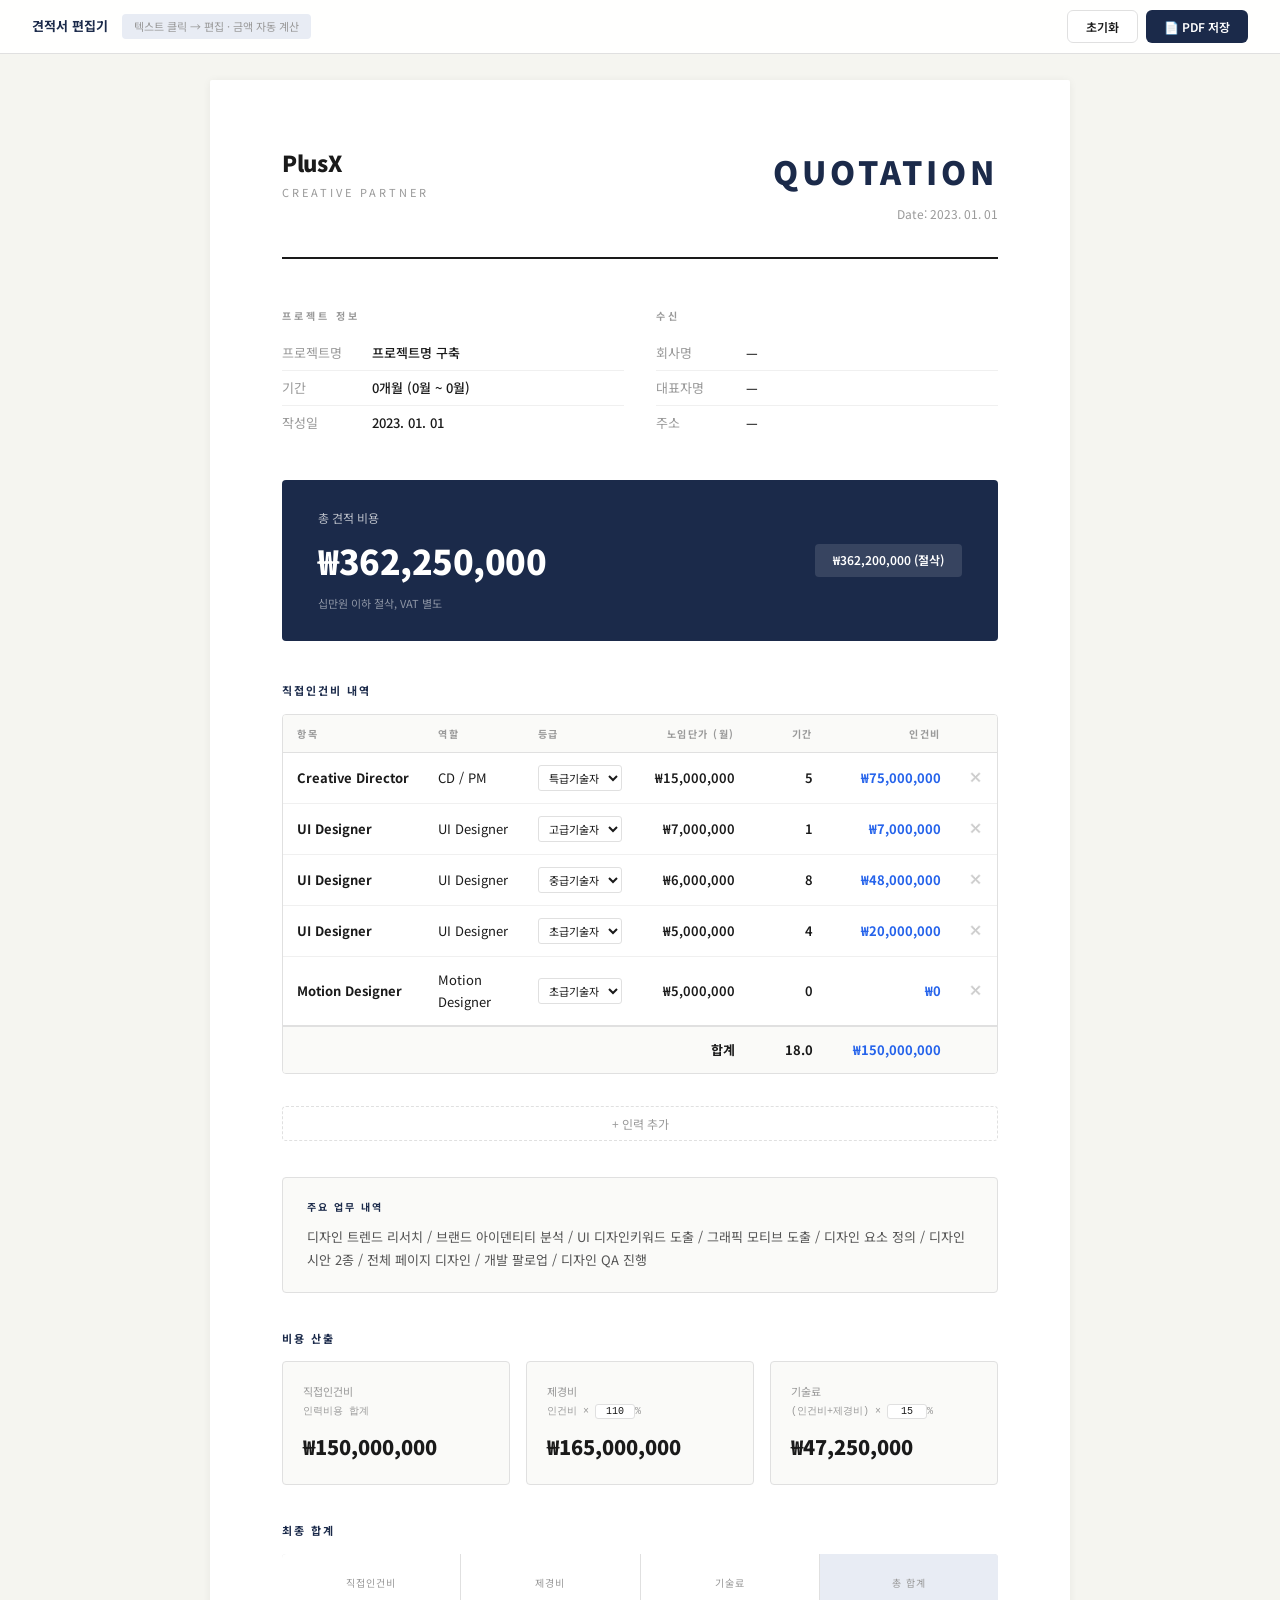
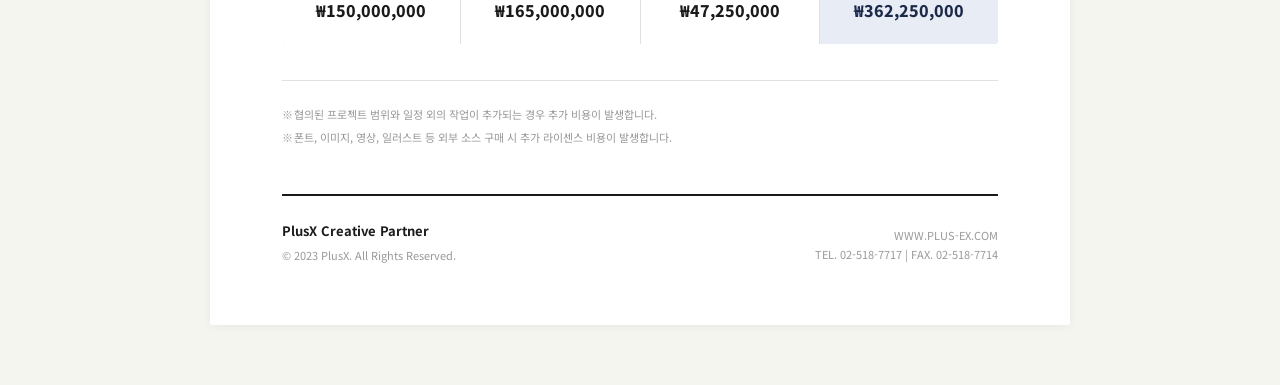
<file: quotation.html>
<!DOCTYPE html>
<html lang="ko">

<head>
    <meta charset="UTF-8">
    <meta name="viewport" content="width=device-width, initial-scale=1.0">
    <title>QUOTATION</title>
    <link rel="preconnect" href="https://fonts.googleapis.com">
    <link href="https://fonts.googleapis.com/css2?family=Noto+Sans+KR:wght@300;400;500;600;700;900&display=swap"
        rel="stylesheet">
    <style>
        * {
            margin: 0;
            padding: 0;
            box-sizing: border-box;
        }

        :root {
            --bg: #F5F5F0;
            --white: #FFFFFF;
            --text: #1A1A1A;
            --sub: #555555;
            --dim: #999999;
            --border: #E0E0E0;
            --accent: #1B2A4A;
            --accent-light: #E8ECF4;
            --blue: #2563EB;
        }

        body {
            background: var(--bg);
            color: var(--text);
            font-family: 'Noto Sans KR', -apple-system, sans-serif;
            line-height: 1.7;
            -webkit-font-smoothing: antialiased;
        }

        /* ===== TOOLBAR ===== */
        .toolbar {
            position: fixed;
            top: 0;
            left: 0;
            right: 0;
            z-index: 100;
            background: rgba(255, 255, 255, 0.92);
            backdrop-filter: blur(20px);
            border-bottom: 1px solid var(--border);
            display: flex;
            justify-content: space-between;
            align-items: center;
            padding: 10px 32px;
            font-size: 13px;
        }

        .toolbar-left {
            display: flex;
            align-items: center;
            gap: 14px;
        }

        .toolbar-title {
            font-weight: 700;
            color: var(--accent);
        }

        .toolbar-hint {
            font-size: 11px;
            color: var(--dim);
            background: var(--accent-light);
            padding: 3px 12px;
            border-radius: 4px;
        }

        .toolbar-actions {
            display: flex;
            gap: 8px;
        }

        .btn {
            padding: 7px 18px;
            border: none;
            border-radius: 6px;
            font-size: 12px;
            font-weight: 600;
            cursor: pointer;
            font-family: inherit;
            transition: all 0.15s;
        }

        .btn-primary {
            background: var(--accent);
            color: #fff;
        }

        .btn-primary:hover {
            background: #0F1D38;
        }

        .btn-outline {
            background: #fff;
            color: var(--text);
            border: 1px solid var(--border);
        }

        .btn-outline:hover {
            background: #f5f5f5;
        }

        /* ===== PAGE ===== */
        .page {
            max-width: 860px;
            margin: 80px auto 60px;
            background: var(--white);
            box-shadow: 0 1px 8px rgba(0, 0, 0, 0.06);
            padding: 64px 72px 60px;
            border-radius: 2px;
        }

        /* ===== EDITABLE ===== */
        [contenteditable] {
            outline: none;
            transition: background 0.15s;
            border-radius: 2px;
        }

        [contenteditable]:hover {
            background: rgba(37, 99, 235, 0.04);
        }

        [contenteditable]:focus {
            background: rgba(37, 99, 235, 0.06);
        }

        /* ===== HEADER ===== */
        .q-header {
            display: flex;
            justify-content: space-between;
            align-items: flex-start;
            margin-bottom: 48px;
            padding-bottom: 32px;
            border-bottom: 2px solid var(--text);
        }

        .q-company h1 {
            font-size: 22px;
            font-weight: 900;
            letter-spacing: -0.3px;
        }

        .q-company .tagline {
            font-size: 11px;
            color: var(--dim);
            letter-spacing: 3px;
            margin-top: 2px;
        }

        .q-title {
            text-align: right;
        }

        .q-title h2 {
            font-size: 32px;
            font-weight: 900;
            letter-spacing: 4px;
            color: var(--accent);
        }

        .q-title .q-date {
            font-size: 12px;
            color: var(--dim);
            margin-top: 6px;
        }

        /* ===== INFO GRID ===== */
        .info-grid {
            display: grid;
            grid-template-columns: 1fr 1fr;
            gap: 32px;
            margin-bottom: 40px;
        }

        .info-block {}

        .info-block-title {
            font-size: 10px;
            font-weight: 700;
            letter-spacing: 3px;
            color: var(--dim);
            margin-bottom: 12px;
            text-transform: uppercase;
        }

        .info-row {
            display: flex;
            padding: 6px 0;
            font-size: 13px;
            border-bottom: 1px solid #f0f0f0;
        }

        .info-row:last-child {
            border-bottom: none;
        }

        .info-k {
            width: 90px;
            color: var(--dim);
            flex-shrink: 0;
        }

        .info-v {
            font-weight: 500;
        }

        /* ===== TOTAL BOX ===== */
        .total-box {
            background: var(--accent);
            color: #fff;
            padding: 28px 36px;
            border-radius: 4px;
            margin-bottom: 40px;
            display: flex;
            justify-content: space-between;
            align-items: center;
        }

        .total-box .t-label {
            font-size: 12px;
            opacity: 0.7;
            margin-bottom: 4px;
        }

        .total-box .t-amount {
            font-size: 34px;
            font-weight: 900;
            letter-spacing: -0.5px;
        }

        .total-box .t-note {
            font-size: 11px;
            opacity: 0.5;
            margin-top: 4px;
        }

        .total-box .t-badge {
            background: rgba(255, 255, 255, 0.12);
            padding: 6px 18px;
            border-radius: 4px;
            font-size: 12px;
            font-weight: 600;
        }

        /* ===== SECTION ===== */
        .sec-label {
            font-size: 11px;
            font-weight: 700;
            letter-spacing: 2px;
            color: var(--accent);
            margin-bottom: 14px;
        }

        /* ===== TABLE ===== */
        .tbl-wrap {
            margin-bottom: 32px;
            border: 1px solid var(--border);
            border-radius: 4px;
            overflow: hidden;
        }

        table {
            width: 100%;
            border-collapse: collapse;
        }

        thead th {
            background: #FAFAF8;
            padding: 10px 14px;
            font-size: 10px;
            font-weight: 700;
            letter-spacing: 1.5px;
            color: var(--dim);
            text-transform: uppercase;
            text-align: left;
            border-bottom: 1px solid var(--border);
        }

        thead th.r {
            text-align: right;
        }

        tbody td {
            padding: 12px 14px;
            font-size: 13px;
            border-bottom: 1px solid #f0f0f0;
            vertical-align: middle;
        }

        tbody tr:last-child td {
            border-bottom: none;
        }

        tbody tr:hover {
            background: #FAFAF8;
        }

        td.r {
            text-align: right;
            font-variant-numeric: tabular-nums;
        }

        td.bold {
            font-weight: 700;
        }

        td.calc {
            color: var(--blue);
            font-weight: 700;
        }

        .grade-badge {
            display: inline-block;
            padding: 2px 8px;
            border-radius: 3px;
            font-size: 10px;
            font-weight: 600;
            letter-spacing: 0.5px;
        }

        .g-top {
            background: #FEF3C7;
            color: #92400E;
        }

        .g-high {
            background: #DBEAFE;
            color: #1E40AF;
        }

        .g-mid {
            background: #D1FAE5;
            color: #065F46;
        }

        .g-low {
            background: #F3F4F6;
            color: #374151;
        }

        select.sel {
            background: #fff;
            border: 1px solid var(--border);
            color: var(--text);
            padding: 3px 6px;
            border-radius: 3px;
            font-size: 11px;
            font-family: inherit;
            cursor: pointer;
            outline: none;
        }

        select.sel:focus {
            border-color: var(--blue);
        }

        .num-input {
            background: transparent;
            border: none;
            color: var(--text);
            font-size: 13px;
            font-weight: 600;
            text-align: right;
            width: 100%;
            outline: none;
            font-family: inherit;
            font-variant-numeric: tabular-nums;
        }

        .num-input:focus {
            color: var(--blue);
        }

        tfoot td {
            background: #FAFAF8;
            font-weight: 700;
            border-top: 2px solid var(--border);
            padding: 12px 14px;
            font-size: 13px;
        }

        .row-del {
            background: none;
            border: none;
            color: #ccc;
            cursor: pointer;
            font-size: 14px;
            transition: color 0.15s;
        }

        .row-del:hover {
            color: #EF4444;
        }

        .btn-add-row {
            width: 100%;
            padding: 8px;
            background: #fff;
            border: 1px dashed var(--border);
            border-radius: 4px;
            font-size: 12px;
            color: var(--dim);
            cursor: pointer;
            font-family: inherit;
            margin-bottom: 36px;
            transition: all 0.15s;
        }

        .btn-add-row:hover {
            border-color: var(--blue);
            color: var(--blue);
            background: rgba(37, 99, 235, 0.02);
        }

        /* ===== TASK ===== */
        .task-box {
            background: #FAFAF8;
            border: 1px solid var(--border);
            border-radius: 4px;
            padding: 20px 24px;
            margin-bottom: 36px;
        }

        .task-label {
            font-size: 10px;
            font-weight: 700;
            letter-spacing: 2px;
            color: var(--accent);
            margin-bottom: 10px;
        }

        .task-content {
            font-size: 13px;
            color: var(--sub);
            line-height: 1.8;
        }

        /* ===== COST CARDS ===== */
        .cost-row {
            display: grid;
            grid-template-columns: repeat(3, 1fr);
            gap: 16px;
            margin-bottom: 36px;
        }

        .cost-item {
            background: #FAFAF8;
            border: 1px solid var(--border);
            border-radius: 4px;
            padding: 20px;
        }

        .cost-item .c-label {
            font-size: 11px;
            color: var(--dim);
            margin-bottom: 2px;
        }

        .cost-item .c-formula {
            font-size: 10px;
            color: var(--dim);
            margin-bottom: 10px;
            font-family: monospace;
        }

        .cost-item .c-val {
            font-size: 20px;
            font-weight: 900;
            color: var(--text);
        }

        .rate-input {
            background: #fff;
            border: 1px solid var(--border);
            color: var(--text);
            padding: 1px 6px;
            border-radius: 3px;
            font-size: 10px;
            font-family: monospace;
            width: 40px;
            text-align: center;
            outline: none;
        }

        .rate-input:focus {
            border-color: var(--blue);
        }

        /* ===== SUMMARY ===== */
        .summary-grid {
            display: grid;
            grid-template-columns: repeat(4, 1fr);
            gap: 1px;
            background: var(--border);
            border-radius: 4px;
            overflow: hidden;
            margin-bottom: 36px;
        }

        .sum-cell {
            background: #fff;
            padding: 20px;
            text-align: center;
        }

        .sum-cell .sc-label {
            font-size: 10px;
            color: var(--dim);
            letter-spacing: 1px;
            margin-bottom: 6px;
        }

        .sum-cell .sc-val {
            font-size: 16px;
            font-weight: 800;
        }

        .sum-cell.hl {
            background: var(--accent-light);
        }

        .sum-cell.hl .sc-val {
            color: var(--accent);
        }

        /* ===== NOTES ===== */
        .notes {
            margin-bottom: 48px;
            padding-top: 24px;
            border-top: 1px solid var(--border);
        }

        .note {
            font-size: 11px;
            color: var(--dim);
            margin-bottom: 4px;
            padding-left: 12px;
            position: relative;
        }

        .note::before {
            content: '※';
            position: absolute;
            left: 0;
        }

        /* ===== FOOTER ===== */
        .q-footer {
            display: flex;
            justify-content: space-between;
            align-items: flex-end;
            padding-top: 24px;
            border-top: 2px solid var(--text);
            font-size: 11px;
            color: var(--dim);
        }

        .q-footer .f-company {
            font-weight: 700;
            color: var(--text);
            font-size: 13px;
            margin-bottom: 4px;
        }

        .q-footer .f-contact {
            text-align: right;
            line-height: 1.8;
        }

        /* ===== PRINT / PDF ===== */
        @media print {
            * {
                -webkit-print-color-adjust: exact;
                print-color-adjust: exact;
            }

            body {
                background: #fff;
            }

            .toolbar,
            .btn-add-row,
            .row-del {
                display: none !important;
            }

            .page {
                box-shadow: none;
                margin: 0;
                padding: 40px 50px;
                max-width: 100%;
                border-radius: 0;
            }

            [contenteditable] {
                background: transparent !important;
            }

            .num-input,
            .rate-input,
            select.sel {
                border: none !important;
                background: transparent !important;
                -webkit-appearance: none;
            }

            @page {
                margin: 12mm;
                size: A4;
            }
        }
    </style>
</head>

<body>

    <!-- TOOLBAR (화면 전용, PDF에서 숨김) -->
    <div class="toolbar">
        <div class="toolbar-left">
            <div class="toolbar-title">견적서 편집기</div>
            <div class="toolbar-hint">텍스트 클릭 → 편집 · 금액 자동 계산</div>
        </div>
        <div class="toolbar-actions">
            <button class="btn btn-outline" onclick="resetAll()">초기화</button>
            <button class="btn btn-primary" onclick="window.print()">📄 PDF 저장</button>
        </div>
    </div>

    <div class="page">

        <!-- HEADER -->
        <div class="q-header">
            <div class="q-company">
                <h1 contenteditable>PlusX</h1>
                <div class="tagline" contenteditable>CREATIVE PARTNER</div>
            </div>
            <div class="q-title">
                <h2>QUOTATION</h2>
                <div class="q-date">Date: <span contenteditable>2023. 01. 01</span></div>
            </div>
        </div>

        <!-- INFO -->
        <div class="info-grid">
            <div class="info-block">
                <div class="info-block-title">프로젝트 정보</div>
                <div class="info-row"><span class="info-k">프로젝트명</span><span class="info-v" contenteditable>프로젝트명
                        구축</span></div>
                <div class="info-row"><span class="info-k">기간</span><span class="info-v" contenteditable>0개월 (0월 ~
                        0월)</span></div>
                <div class="info-row"><span class="info-k">작성일</span><span class="info-v" contenteditable>2023. 01.
                        01</span></div>
            </div>
            <div class="info-block">
                <div class="info-block-title">수신</div>
                <div class="info-row"><span class="info-k">회사명</span><span class="info-v" contenteditable>—</span></div>
                <div class="info-row"><span class="info-k">대표자명</span><span class="info-v" contenteditable>—</span>
                </div>
                <div class="info-row"><span class="info-k">주소</span><span class="info-v" contenteditable>—</span></div>
            </div>
        </div>

        <!-- TOTAL -->
        <div class="total-box">
            <div>
                <div class="t-label">총 견적 비용</div>
                <div class="t-amount" id="grandTotal">₩362,250,000</div>
                <div class="t-note">십만원 이하 절삭, VAT 별도</div>
            </div>
            <div class="t-badge" id="grandTrunc">₩362,000,000 (절삭)</div>
        </div>

        <!-- TABLE -->
        <div class="sec-label">직접인건비 내역</div>
        <div class="tbl-wrap">
            <table id="tbl">
                <thead>
                    <tr>
                        <th style="width:20%">항목</th>
                        <th style="width:14%">역할</th>
                        <th style="width:10%">등급</th>
                        <th class="r" style="width:16%">노임단가 (월)</th>
                        <th class="r" style="width:8%">기간</th>
                        <th class="r" style="width:18%">인건비</th>
                        <th style="width:4%"></th>
                    </tr>
                </thead>
                <tbody id="tbody"></tbody>
                <tfoot>
                    <tr>
                        <td colspan="4" class="r">합계</td>
                        <td class="r" id="sumM">18.0</td>
                        <td class="r calc" id="sumL">₩150,000,000</td>
                        <td></td>
                    </tr>
                </tfoot>
            </table>
        </div>
        <button class="btn-add-row" onclick="addRow()">+ 인력 추가</button>

        <!-- TASK -->
        <div class="task-box">
            <div class="task-label">주요 업무 내역</div>
            <div class="task-content" contenteditable>디자인 트렌드 리서치 / 브랜드 아이덴티티 분석 / UI 디자인키워드 도출 / 그래픽 모티브 도출 / 디자인 요소 정의
                / 디자인 시안 2종 / 전체 페이지 디자인 / 개발 팔로업 / 디자인 QA 진행</div>
        </div>

        <!-- COST -->
        <div class="sec-label">비용 산출</div>
        <div class="cost-row">
            <div class="cost-item">
                <div class="c-label">직접인건비</div>
                <div class="c-formula">인력비용 합계</div>
                <div class="c-val" id="cLabor">₩150,000,000</div>
            </div>
            <div class="cost-item">
                <div class="c-label">제경비</div>
                <div class="c-formula">인건비 × <input type="text" class="rate-input" id="rOH" value="110"
                        oninput="calc()">%</div>
                <div class="c-val" id="cOH">₩165,000,000</div>
            </div>
            <div class="cost-item">
                <div class="c-label">기술료</div>
                <div class="c-formula">(인건비+제경비) × <input type="text" class="rate-input" id="rTech" value="15"
                        oninput="calc()">%</div>
                <div class="c-val" id="cTech">₩47,250,000</div>
            </div>
        </div>

        <!-- SUMMARY -->
        <div class="sec-label">최종 합계</div>
        <div class="summary-grid">
            <div class="sum-cell">
                <div class="sc-label">직접인건비</div>
                <div class="sc-val" id="s1">₩150,000,000</div>
            </div>
            <div class="sum-cell">
                <div class="sc-label">제경비</div>
                <div class="sc-val" id="s2">₩165,000,000</div>
            </div>
            <div class="sum-cell">
                <div class="sc-label">기술료</div>
                <div class="sc-val" id="s3">₩47,250,000</div>
            </div>
            <div class="sum-cell hl">
                <div class="sc-label">총 합계</div>
                <div class="sc-val" id="s4">₩362,250,000</div>
            </div>
        </div>

        <!-- NOTES -->
        <div class="notes">
            <div class="note" contenteditable>협의된 프로젝트 범위와 일정 외의 작업이 추가되는 경우 추가 비용이 발생합니다.</div>
            <div class="note" contenteditable>폰트, 이미지, 영상, 일러스트 등 외부 소스 구매 시 추가 라이센스 비용이 발생합니다.</div>
        </div>

        <!-- FOOTER -->
        <div class="q-footer">
            <div>
                <div class="f-company" contenteditable>PlusX Creative Partner</div>
                <div contenteditable>© 2023 PlusX. All Rights Reserved.</div>
            </div>
            <div class="f-contact" contenteditable>
                WWW.PLUS-EX.COM<br>
                TEL. 02-518-7717 | FAX. 02-518-7714
            </div>
        </div>

    </div>

    <script>
        const INIT = [
            { t: 'Creative Director', r: 'CD / PM', g: '특급기술자', rate: 15000000, m: 5 },
            { t: 'UI Designer', r: 'UI Designer', g: '고급기술자', rate: 7000000, m: 1 },
            { t: 'UI Designer', r: 'UI Designer', g: '중급기술자', rate: 6000000, m: 8 },
            { t: 'UI Designer', r: 'UI Designer', g: '초급기술자', rate: 5000000, m: 4 },
            { t: 'Motion Designer', r: 'Motion Designer', g: '초급기술자', rate: 5000000, m: 0 },
        ];

        const GRADES = ['특급기술자', '고급기술자', '중급기술자', '초급기술자'];
        const GC = { '특급기술자': 'g-top', '고급기술자': 'g-high', '중급기술자': 'g-mid', '초급기술자': 'g-low' };

        const fmt = n => '₩' + n.toLocaleString('ko-KR');
        const pn = s => parseInt(String(s).replace(/[^0-9]/g, '')) || 0;

        function mkRow(d) {
            const tr = document.createElement('tr');
            const opts = GRADES.map(g => `<option value="${g}" ${g === d.g ? 'selected' : ''}>${g}</option>`).join('');
            tr.innerHTML = `
                <td class="bold" contenteditable>${d.t}</td>
                <td contenteditable>${d.r}</td>
                <td><select class="sel" onchange="calc()">${opts}</select></td>
                <td class="r"><input class="num-input" value="${fmt(d.rate)}" oninput="calc()" onfocus="this.select()"></td>
                <td class="r"><input class="num-input" value="${d.m}" style="width:50px" oninput="calc()" onfocus="this.select()"></td>
                <td class="r bold calc rc">${fmt(d.rate * d.m)}</td>
                <td><button class="row-del" onclick="this.closest('tr').remove();calc()">✕</button></td>`;
            return tr;
        }

        function render(data) {
            const tb = document.getElementById('tbody');
            tb.innerHTML = '';
            data.forEach(d => tb.appendChild(mkRow(d)));
            calc();
        }

        function addRow() {
            document.getElementById('tbody').appendChild(mkRow({ t: '직책명', r: '역할', g: '초급기술자', rate: 5000000, m: 0 }));
            calc();
        }

        function calc() {
            let tL = 0, tM = 0;
            document.querySelectorAll('#tbody tr').forEach(row => {
                const inp = row.querySelectorAll('.num-input');
                const rate = pn(inp[0].value);
                const months = parseFloat(inp[1].value) || 0;
                const cost = rate * months;
                row.querySelector('.rc').textContent = fmt(cost);
                tL += cost; tM += months;
                inp[0].onblur = function () { this.value = fmt(rate); };
            });

            const oh = Math.round(tL * (parseFloat(document.getElementById('rOH').value) || 0) / 100);
            const tech = Math.round((tL + oh) * (parseFloat(document.getElementById('rTech').value) || 0) / 100);
            const total = tL + oh + tech;
            const trunc = Math.floor(total / 100000) * 100000;

            document.getElementById('sumM').textContent = tM.toFixed(1);
            document.getElementById('sumL').textContent = fmt(tL);
            document.getElementById('cLabor').textContent = fmt(tL);
            document.getElementById('cOH').textContent = fmt(oh);
            document.getElementById('cTech').textContent = fmt(tech);
            document.getElementById('s1').textContent = fmt(tL);
            document.getElementById('s2').textContent = fmt(oh);
            document.getElementById('s3').textContent = fmt(tech);
            document.getElementById('s4').textContent = fmt(total);
            document.getElementById('grandTotal').textContent = fmt(total);
            document.getElementById('grandTrunc').textContent = fmt(trunc) + ' (절삭)';
        }

        function resetAll() { if (confirm('초기화하시겠습니까?')) { render(INIT); document.getElementById('rOH').value = '110'; document.getElementById('rTech').value = '15'; } }

        render(INIT);
    </script>
</body>

</html>
</file>
